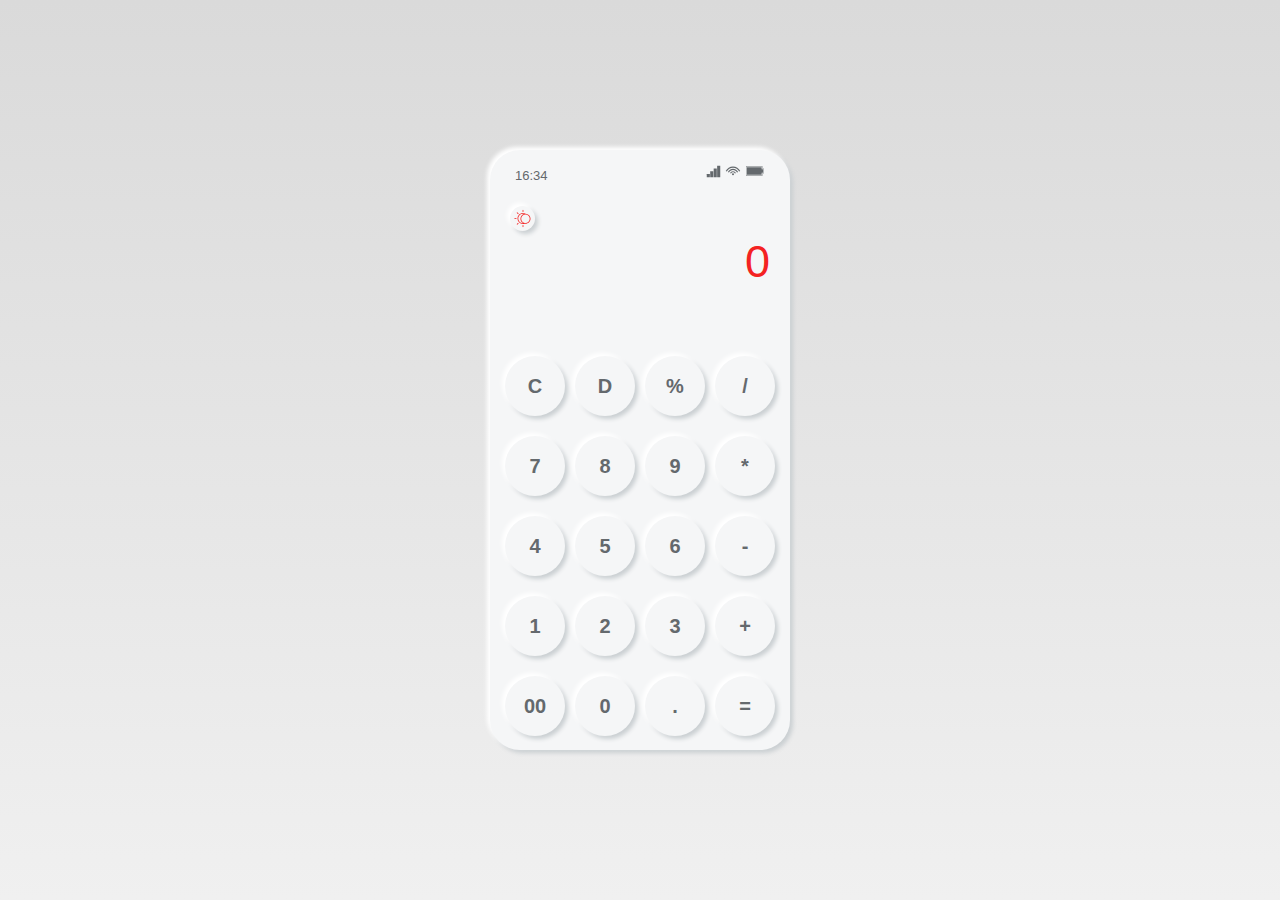
<file: calculator/index.html>
<!DOCTYPE html>
<html lang="en" data-theme="light">
  <head>
    <meta charset="UTF-8" />
    <meta http-equiv="X-UA-Compatible" content="IE=edge" />
    <meta name="viewport" content="width=device-width, initial-scale=1.0" />
    <link rel="stylesheet" href="./style.css" />
    <title>Calculator</title>
    <link rel="icon" href="./calculator.png" />
  </head>
  <body class="body">
    <div class="calculator">
      <div class="topbar">
        <div class="time" id="time"></div>
        <div class="signal">
          <svg
            xmlns="http://www.w3.org/2000/svg"
            xmlns:xlink="http://www.w3.org/1999/xlink"
            version="1.1"
            x="0px"
            y="0px"
            viewBox="0 0 100 125"
            style="enable-background: new 0 0 100 100"
            xml:space="preserve"
          >
            <style type="text/css">
              .st0 {
                fill: none;
                stroke: #000000;
                stroke-linecap: round;
                stroke-linejoin: round;
                stroke-miterlimit: 10;
              }
              .st1 {
                stroke: #000000;
                stroke-linecap: round;
                stroke-linejoin: round;
                stroke-miterlimit: 10;
              }
              .st2 {
                fill: none;
                stroke: #000000;
                stroke-miterlimit: 10;
              }
            </style>
            <g>
              <g>
                <path
                  d="M6.7321353,88.6787186h17.250309c0.9574108,0,1.7321358-0.7747192,1.7321358-1.732132V68.4732895    c0-0.9574051-0.774725-1.732132-1.7321358-1.732132H6.7321353C5.7747245,66.7411575,5,67.5158844,5,68.4732895v18.4732971    C5,87.9039993,5.7747245,88.6787186,6.7321353,88.6787186z"
                />
                <path
                  d="M29.8284035,48.2678642c-0.9574108,0-1.7321358,0.7747231-1.7321358,1.7321358v36.9465866    c0,0.9574127,0.774725,1.732132,1.7321358,1.732132h17.2486191c0.9574089,0,1.7321358-0.7747192,1.7321358-1.732132V50    c0-0.9574127-0.7747269-1.7321358-1.7321358-1.7321358H29.8284035z"
                />
                <path
                  d="M52.9229774,30.0686016c-0.9574089,0-1.7321358,0.774725-1.7321358,1.7321358v55.1458511    c0,0.9574127,0.7747269,1.732132,1.7321358,1.732132h17.2486229c0.9574051,0,1.732132-0.7747192,1.732132-1.732132V31.8007374    c0-0.9574108-0.7747269-1.7321358-1.732132-1.7321358H52.9229774z"
                />
                <path
                  d="M76.0175552,11.3212795c-0.9574127,0-1.7321396,0.774725-1.7321396,1.7321358v73.8931732    c0,0.9574127,0.7747269,1.732132,1.7321396,1.732132H93.267868c0.9574051,0,1.732132-0.7747192,1.732132-1.732132V13.0534153    c0-0.9574108-0.7747269-1.7321358-1.732132-1.7321358H76.0175552z"
                />
              </g>
            </g>
          </svg>
        </div>
        <div class="net">
          <svg
            xmlns="http://www.w3.org/2000/svg"
            xmlns:xlink="http://www.w3.org/1999/xlink"
            version="1.1"
            x="0px"
            y="0px"
            viewBox="0 0 100 125"
            style="enable-background: new 0 0 100 100"
            xml:space="preserve"
          >
            <g>
              <path
                d="M50,27.4462891c-15.4638672,0-29.6728516,9.0756836-36.1982422,23.1210938l5.4414063,2.5283203   C24.7890625,41.1591797,36.8613281,33.4462891,50,33.4462891s25.2109375,7.7128906,30.7568359,19.6494141l5.4414063-2.5283203   C79.6728516,36.5219727,65.4638672,27.4462891,50,27.4462891z"
              />
              <path
                d="M50,39.1108398c-10.9316406,0-20.9746094,6.4208984-25.5849609,16.3574219l5.4433594,2.5253906   C33.4892578,50.1674805,41.3955078,45.1108398,50,45.1108398c8.6289063,0,16.5498047,5.0566406,20.1796875,12.8823242   l5.4433594-2.5244141C71.0136719,45.5317383,60.9560547,39.1108398,50,39.1108398z"
              />
              <path
                d="M50,50.7758789c-6.3984375,0-12.3027344,3.7592773-15.0410156,9.5771484l5.4296875,2.5546875   C42.1416016,59.1826172,45.9140625,56.7758789,50,56.7758789s7.8583984,2.4067383,9.6113281,6.1318359l5.4296875-2.5546875   C62.3027344,54.5351563,56.3984375,50.7758789,50,50.7758789z"
              />
              <circle cx="50" cy="66.5919342" r="4.9617538" />
            </g>
          </svg>
        </div>
        <div class="battery">
          <svg
            xmlns="http://www.w3.org/2000/svg"
            xmlns:xlink="http://www.w3.org/1999/xlink"
            version="1.1"
            x="0px"
            y="0px"
            viewBox="0 0 100 125"
            style="enable-background: new 0 0 100 100"
            xml:space="preserve"
          >
            <style type="text/css">
              .st0 {
                fill: none;
                stroke: #000000;
                stroke-linecap: round;
                stroke-linejoin: round;
                stroke-miterlimit: 10;
              }
              .st1 {
                stroke: #000000;
                stroke-linecap: round;
                stroke-linejoin: round;
                stroke-miterlimit: 10;
              }
              .st2 {
                fill: none;
                stroke: #000000;
                stroke-miterlimit: 10;
              }
            </style>
            <g>
              <g>
                <path
                  d="M94.1190338,37.3756371h-6.3078842v-9.6906681c0-0.4869423-0.3940277-0.88097-0.8809662-0.88097H5.8809695    C5.3940272,26.8039989,5,27.1980267,5,27.6849689V72.315033c0,0.4869385,0.3940272,0.8809662,0.8809695,0.8809662h81.0492172    c0.4869385,0,0.8809662-0.3940277,0.8809662-0.8809662v-9.69067h6.3078842c0.4869385,0,0.8809662-0.3940277,0.8809662-0.88097    V38.2566071C95,37.7696648,94.6059723,37.3756371,94.1190338,37.3756371z M93.23806,60.8624268h-6.3078766    c-0.4869461,0-0.8809738,0.3940239-0.8809738,0.8809662v9.6906662H6.7619395V28.5659389h79.2872696v9.6906681    c0,0.4869423,0.3940277,0.8809662,0.8809738,0.8809662H93.23806V60.8624268z"
                />
                <polygon
                  points="83.4063034,31.208847 9.4048481,31.208847 9.4048481,68.791153 83.4063034,68.791153 83.4063034,58.2195168     90.5951538,58.2195168 90.5951538,41.7804832 83.4063034,41.7804832"
                />
              </g>
            </g>
          </svg>
        </div>
      </div>
      <div class="screen">
        <div class="theme-mode">
          <input type="checkbox" id="themeInput" class="theme-input" />
          <label class="theme-label" for="themeInput">
            <svg
              xmlns="http://www.w3.org/2000/svg"
              xmlns:xlink="http://www.w3.org/1999/xlink"
              version="1.1"
              x="0px"
              y="0px"
              viewBox="0 0 100 125"
              style="enable-background: new 0 0 100 100"
              xml:space="preserve"
            >
              <path
                d="M65.7,77.7c14.6,0,26.4-11.9,26.4-26.4c0-14.3-11.5-26-25.7-26.4c-4.2-2.3-9-3.6-13.8-3.6c-15.9,0-28.8,12.9-28.8,28.8  s12.9,28.8,28.8,28.8c3.1,0,6.2-0.5,9.1-1.5C63,77.6,64.3,77.7,65.7,77.7z M88.1,51.3c0,12.4-10.1,22.4-22.4,22.4  c-1.3,0-2.6-0.1-3.8-0.3C51,71.6,43.2,62.3,43.2,51.3c0-12.4,10.1-22.4,22.4-22.4c0.1,0,0.2,0,0.2,0C78.1,29,88.1,39,88.1,51.3z   M52.6,74.9c-13.7,0-24.8-11.1-24.8-24.8s11.1-24.8,24.8-24.8c1.9,0,3.7,0.2,5.6,0.6c0,0-0.1,0-0.1,0c-0.6,0.2-1.2,0.4-1.7,0.6  c-0.1,0-0.2,0.1-0.3,0.1c-0.6,0.2-1.2,0.5-1.7,0.8c0,0,0,0,0,0c-0.6,0.3-1.1,0.6-1.7,0.9c-0.1,0.1-0.2,0.1-0.3,0.2  c-0.5,0.3-1,0.6-1.5,1c-0.1,0.1-0.2,0.1-0.3,0.2c-0.5,0.3-1,0.7-1.4,1.1c0,0-0.1,0-0.1,0.1c-0.5,0.4-0.9,0.8-1.4,1.2  c-0.1,0.1-0.2,0.2-0.3,0.2c-0.4,0.4-0.9,0.9-1.3,1.3c-0.1,0.1-0.1,0.1-0.2,0.2c-0.4,0.4-0.8,0.9-1.1,1.4c0,0.1-0.1,0.1-0.1,0.2  c-0.4,0.5-0.7,1-1.1,1.5c-0.1,0.1-0.1,0.2-0.2,0.3c-0.3,0.5-0.6,1-0.9,1.6c0,0.1-0.1,0.1-0.1,0.2c-0.3,0.5-0.5,1-0.8,1.6  c0,0.1-0.1,0.2-0.1,0.3c-0.2,0.6-0.5,1.1-0.7,1.7c0,0.1-0.1,0.2-0.1,0.4c-0.2,0.6-0.4,1.2-0.5,1.8c0,0,0,0.1,0,0.1  c-0.1,0.6-0.3,1.2-0.4,1.8c0,0.1,0,0.2-0.1,0.3c-0.1,0.6-0.2,1.2-0.2,1.9c0,0.1,0,0.3,0,0.4c0,0.7-0.1,1.3-0.1,2  c0,0.7,0,1.5,0.1,2.2c0,0.2,0,0.4,0.1,0.7c0.1,0.5,0.1,1,0.2,1.5c0,0.2,0.1,0.5,0.1,0.7c0.1,0.5,0.2,1,0.3,1.5  c0.1,0.2,0.1,0.4,0.1,0.6c0.2,0.7,0.4,1.3,0.6,2c0,0.1,0.1,0.2,0.1,0.3c0.2,0.5,0.4,1.1,0.7,1.6c0.1,0.2,0.2,0.4,0.3,0.6  c0.2,0.4,0.4,0.8,0.7,1.2c0.1,0.2,0.2,0.4,0.4,0.6c0.3,0.4,0.5,0.8,0.8,1.3c0.1,0.2,0.2,0.3,0.3,0.5c0.4,0.5,0.8,1.1,1.2,1.6  c0.1,0.2,0.3,0.3,0.4,0.4c0.3,0.4,0.7,0.7,1,1.1c0.2,0.2,0.4,0.4,0.6,0.6c0.3,0.3,0.6,0.6,1,0.9c0.2,0.2,0.4,0.3,0.6,0.5  c0.4,0.3,0.8,0.6,1.2,0.9c0.2,0.1,0.3,0.2,0.5,0.4c0.5,0.4,1.1,0.7,1.7,1.1c0.2,0.1,0.4,0.2,0.6,0.3c0.3,0.2,0.5,0.3,0.8,0.5  C53.3,74.9,52.9,74.9,52.6,74.9z"
              />
              <rect x="50.6" y="5" width="4" height="10.6" />
              <rect x="50.6" y="84.4" width="4" height="10.6" />
              <rect x="7.6" y="48" width="10.6" height="4" />
              <rect
                x="19.2"
                y="76.1"
                transform="matrix(0.7071 -0.7071 0.7071 0.7071 -48.0282 40.1845)"
                width="10.6"
                height="4"
              />
              <rect
                x="22.5"
                y="16.6"
                transform="matrix(0.7071 -0.7071 0.7071 0.7071 -8.3323 23.7449)"
                width="4"
                height="10.6"
              />
            </svg>
          </label>
        </div>
        <div class="result">
          <p class="total" id="total">0</p>
          <p class="operation" id="operation"></p>
        </div>
      </div>

      <div class="keyboard">
        <div class="key" id="clear">C</div>
        <div class="key" id="delete">D</div>
        <div class="key">%</div>
        <div class="key">/</div>
        <div class="key">7</div>
        <div class="key">8</div>
        <div class="key">9</div>
        <div class="key">*</div>
        <div class="key">4</div>
        <div class="key">5</div>
        <div class="key">6</div>
        <div class="key">-</div>
        <div class="key">1</div>
        <div class="key">2</div>
        <div class="key">3</div>
        <div class="key">+</div>
        <div class="key">00</div>
        <div class="key">0</div>
        <div class="key">.</div>
        <div class="key equal" id="equal">=</div>
      </div>
    </div>
    <script src="./index.js"></script>
    <script src="./theme.js"></script>
  </body>
</html>
</file>
<file: calculator/style.css>
/* https://dribbble.com/shots/12216116-Neumorphism-Calculator-Design */
[data-theme="light"] {
  --accent-color: #F42222;
  --body-bg-color: linear-gradient(#dadada, #f0f0f0);
  --box-shadow: -3px -3px 4px #ffffff, 3px 3px 4px #cacfd2;
  --box-shadow-hover: 1px -1px 4px #cacfd2, -1px 1px 4px #ffffff;
  --box-shadow-inner: 3px -3px 4px #cacfd2, -3px 3px 4px #ffffff;
  --main-bg-color: #f5f6f7;
  --main-color: #64696d;
}

[data-theme="dark"] {
  --accent-color: #42C636;
  --body-bg-color: linear-gradient(#2c3e50, #34495e);
  --box-shadow: -3px -3px 4px #cacfd245, 3px 3px 4px #000000;
  --box-shadow-hover: 1px -1px 4px #000000, -1px 1px 4px #cacfd245;
  --box-shadow-inner: 3px -3px 4px #000000, -3px 3px 4px #cacfd245;
  --main-bg-color: #303B47;
  --main-color: #ffffff;
}

* {
  font-family: sans-serif;
  margin: 0;
  padding: 0;
}

*, *::after, *::before {
  box-sizing: border-box;
  transition: all 0.35s ease;
}

.body {
  align-items: center;
  background: var(--body-bg-color);
  display: flex;
  height: 100vh;
  justify-content: center;
}

.calculator {
  background-color: var(--main-bg-color);
  border-radius: 1.875em;
  box-shadow: var(--box-shadow);
  display: grid;
  grid-template-rows: 20px 28% auto;
  height: 600px;
  padding: 15px 10px 10px;
  position: relative;
  width: 300px;
}

.keyboard {
  display: grid;
  grid-template-columns: repeat(4, 1fr);
  grid-template-rows: repeat(5, 80px);
  height: 100%;
}

.key {
  align-items: center;
  align-self: center;
  border-radius: 50%;
  background-color: var(--main-bg-color);
  box-shadow: var(--box-shadow);
  color: var(--main-color);
  cursor: pointer;
  display: flex;
  font-size: 20px;
  font-weight: 900;
  height: 60px;
  justify-content: center;
  justify-self: center;
  width: 60px;
}

.key:hover {
  box-shadow: var(--box-shadow-hover);
  transform: scale(0.96);
}

.key:active {
  box-shadow: var(--box-shadow-inner);
  transform: scale(0.92);
}

.net, .battery {
  margin-left: 2px;
  width: 20px;
}

.operation {
  font-size: 15px;
  color: var(--main-color);
  margin-top: 10px;
  min-height: 18px;
}

.result {
  display: flex;
  flex-direction: column;
  justify-content: flex-end;
}

.screen {
  display: grid;
  grid-template-rows: 30% 70%;
  padding: 10px 10px 30px;
  position: relative;
  text-align: right;
}

.screen::after {
  bottom: 15px;
  color: var(--main-color);
  content: '';
  font-size: 50px;
  font-weight: 100;
  left: 10px;
  position: absolute;
}

.signal {
  width: 15px;
}

.theme-mode {
  align-items: flex-end;
  display: flex;
}

.theme-input {
  display: none;
}

.theme-label {
  background-color: var(--main-bg-color);
  box-shadow: var(--box-shadow);
  border-radius: 50%;
  cursor: pointer;
  height: 25px;
  padding: 3px;
  position: relative;
  width: 25px;
}

.theme-label:active {
  box-shadow: var(--box-shadow-inner);
}

.theme-label:hover {
  box-shadow: var(--box-shadow-hover);
}

.theme-input:checked + .theme-label {
  box-shadow: var(--box-shadow);
}

.theme-input:checked + .theme-label:active {
  box-shadow: var(--box-shadow-inner);
}

.theme-input:checked + .theme-label:hover {
  box-shadow: var(--box-shadow-hover);
}

.theme-label svg {
  fill: var(--accent-color);
}

.theme-label:hover svg {
  transform: scale(0.95);
}

.time {
  margin-right: auto;
}

.topbar {
  align-items: center;
  display: flex;
  color: var(--main-color);
  font-size: 13px;
  justify-content: flex-end;
  margin: 0 15px;
}

.topbar svg {
  fill: var(--main-color);
}

.total {
  color: var(--accent-color);
  font-size: 45px;
}
</file>
